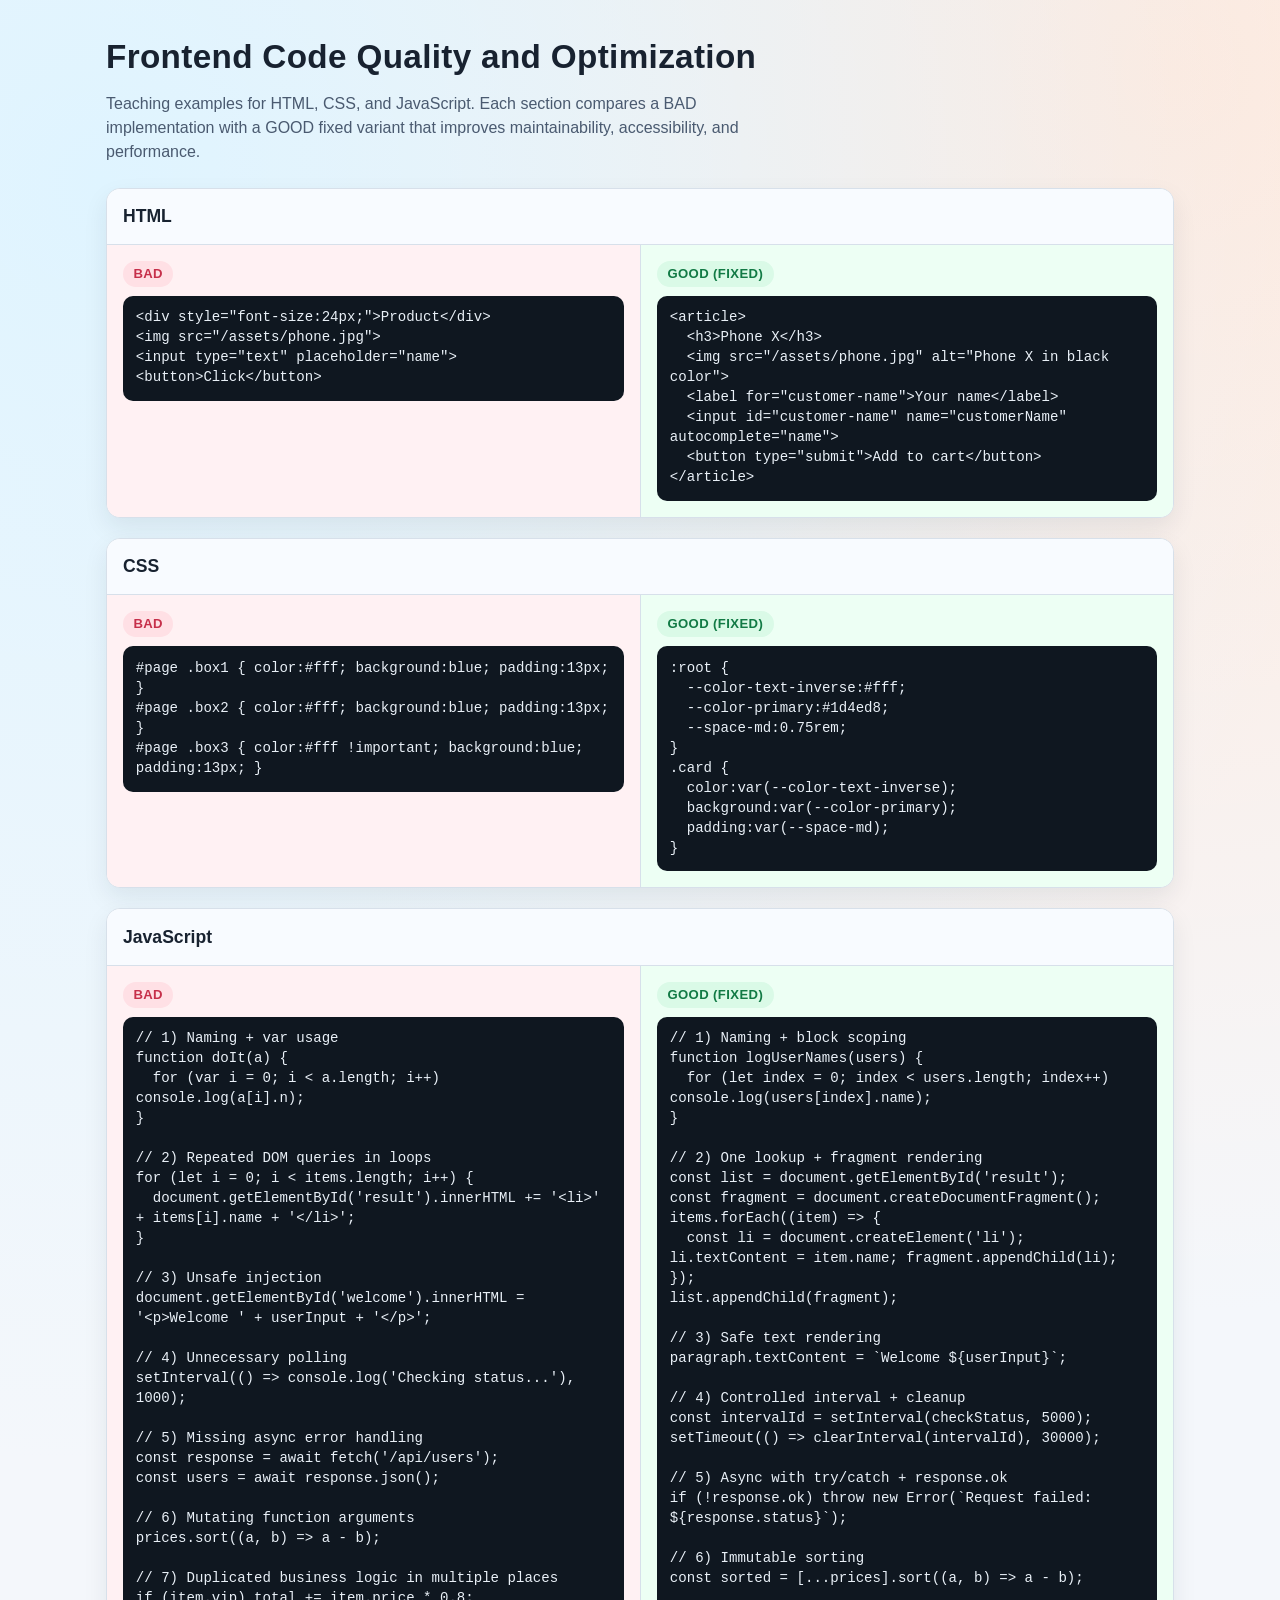
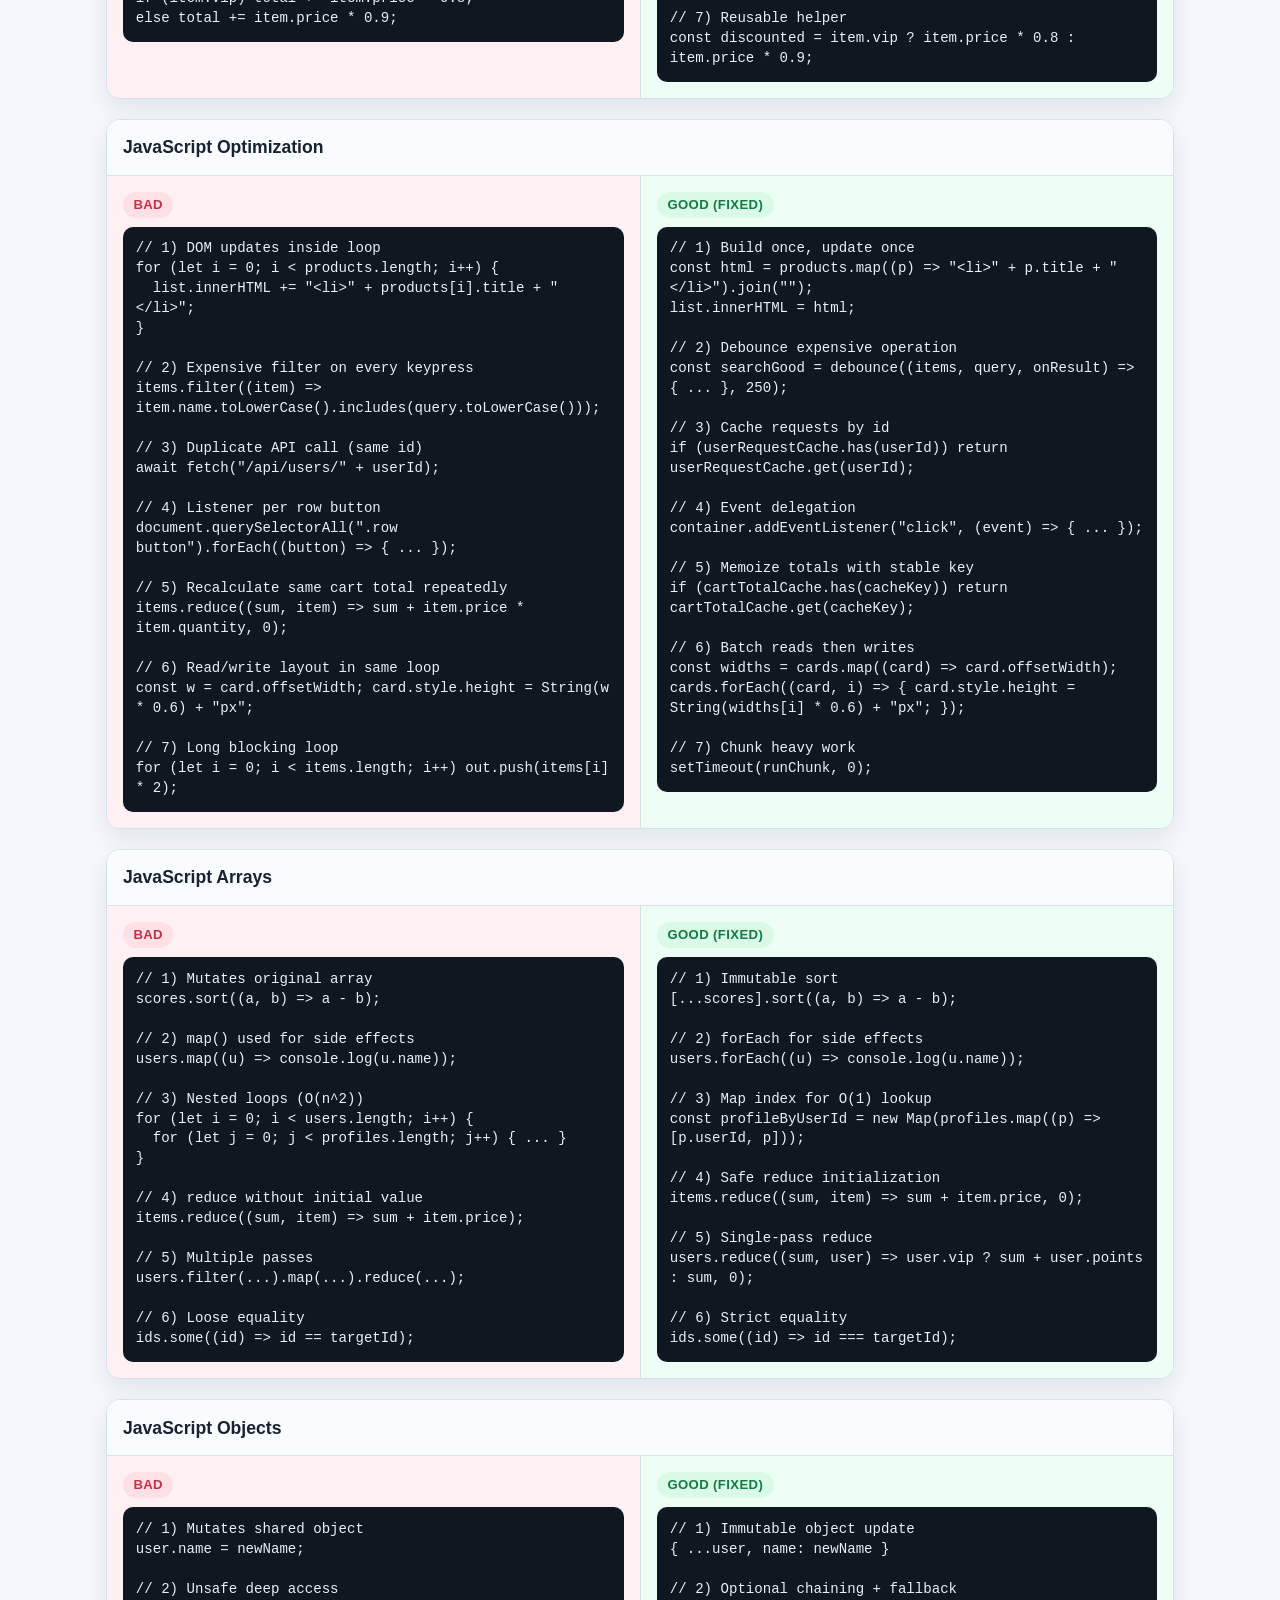
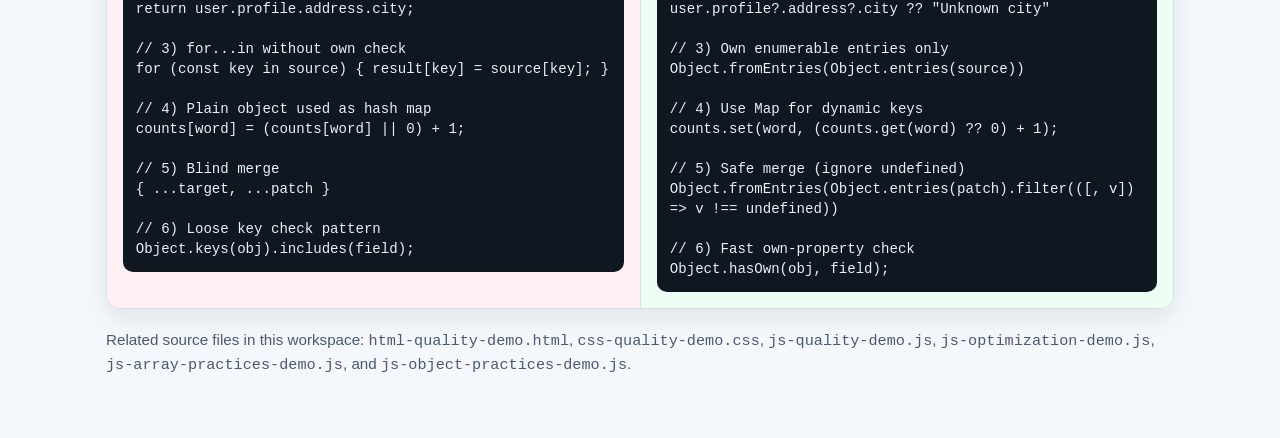
<file: index.html>
<!DOCTYPE html>
<html lang="en">
<head>
  <meta charset="UTF-8" />
  <meta name="viewport" content="width=device-width, initial-scale=1.0" />
  <title>Frontend Code Quality and Optimization Demos</title>
  <style>
    :root {
      --bg: #f4f7fb;
      --surface: #ffffff;
      --text: #182230;
      --muted: #4a5a70;
      --bad: #c62f4a;
      --bad-bg: #fff1f3;
      --good: #127a45;
      --good-bg: #edfff4;
      --border: #d7e0ea;
      --shadow: 0 10px 24px rgba(16, 33, 52, 0.08);
      --radius: 14px;
    }

    * {
      box-sizing: border-box;
    }

    body {
      margin: 0;
      font-family: "Segoe UI", "Helvetica Neue", sans-serif;
      color: var(--text);
      background:
        radial-gradient(circle at 8% 5%, #dff4ff 0%, transparent 35%),
        radial-gradient(circle at 92% 2%, #ffe9dd 0%, transparent 33%),
        var(--bg);
      line-height: 1.5;
    }

    .page {
      max-width: 1100px;
      margin: 0 auto;
      padding: 2rem 1rem 3rem;
    }

    header {
      margin-bottom: 1.5rem;
    }

    h1 {
      margin: 0;
      font-size: clamp(1.6rem, 2.6vw, 2.4rem);
      letter-spacing: 0.01em;
    }

    .subtitle {
      margin-top: 0.6rem;
      color: var(--muted);
      max-width: 72ch;
    }

    .topic {
      background: var(--surface);
      border: 1px solid var(--border);
      border-radius: var(--radius);
      box-shadow: var(--shadow);
      margin-top: 1.25rem;
      overflow: hidden;
    }

    .topic h2 {
      margin: 0;
      padding: 0.9rem 1rem;
      border-bottom: 1px solid var(--border);
      font-size: 1.1rem;
      background: #f8fbff;
    }

    .grid {
      display: grid;
      grid-template-columns: 1fr;
      gap: 0;
    }

    .panel {
      padding: 1rem;
      border-top: 1px solid var(--border);
    }

    .panel:first-child {
      border-top: 0;
    }

    .panel.bad {
      background: var(--bad-bg);
    }

    .panel.good {
      background: var(--good-bg);
    }

    .label {
      display: inline-block;
      font-weight: 700;
      font-size: 0.82rem;
      letter-spacing: 0.03em;
      text-transform: uppercase;
      border-radius: 999px;
      padding: 0.2rem 0.65rem;
      margin-bottom: 0.55rem;
    }

    .bad .label {
      color: var(--bad);
      background: #ffe0e5;
    }

    .good .label {
      color: var(--good);
      background: #dafae7;
    }

    pre {
      margin: 0;
      white-space: pre-wrap;
      background: #0f1720;
      color: #e9f0f7;
      border-radius: 10px;
      padding: 0.8rem;
      overflow-x: auto;
      font-size: 0.88rem;
      line-height: 1.42;
    }

    .footnote {
      margin-top: 1.25rem;
      color: var(--muted);
      font-size: 0.95rem;
    }

    @media (min-width: 880px) {
      .grid {
        grid-template-columns: 1fr 1fr;
      }

      .panel {
        border-top: 0;
      }

      .panel + .panel {
        border-left: 1px solid var(--border);
      }
    }
  </style>
</head>
<body>
  <main class="page">
    <header>
      <h1>Frontend Code Quality and Optimization</h1>
      <p class="subtitle">
        Teaching examples for HTML, CSS, and JavaScript. Each section compares a BAD implementation
        with a GOOD fixed variant that improves maintainability, accessibility, and performance.
      </p>
    </header>

    <section class="topic">
      <h2>HTML</h2>
      <div class="grid">
        <article class="panel bad">
          <span class="label">Bad</span>
          <pre><code>&lt;div style="font-size:24px;"&gt;Product&lt;/div&gt;
&lt;img src="/assets/phone.jpg"&gt;
&lt;input type="text" placeholder="name"&gt;
&lt;button&gt;Click&lt;/button&gt;</code></pre>
        </article>
        <article class="panel good">
          <span class="label">Good (Fixed)</span>
          <pre><code>&lt;article&gt;
  &lt;h3&gt;Phone X&lt;/h3&gt;
  &lt;img src="/assets/phone.jpg" alt="Phone X in black color"&gt;
  &lt;label for="customer-name"&gt;Your name&lt;/label&gt;
  &lt;input id="customer-name" name="customerName" autocomplete="name"&gt;
  &lt;button type="submit"&gt;Add to cart&lt;/button&gt;
&lt;/article&gt;</code></pre>
        </article>
      </div>
    </section>

    <section class="topic">
      <h2>CSS</h2>
      <div class="grid">
        <article class="panel bad">
          <span class="label">Bad</span>
          <pre><code>#page .box1 { color:#fff; background:blue; padding:13px; }
#page .box2 { color:#fff; background:blue; padding:13px; }
#page .box3 { color:#fff !important; background:blue; padding:13px; }</code></pre>
        </article>
        <article class="panel good">
          <span class="label">Good (Fixed)</span>
          <pre><code>:root {
  --color-text-inverse:#fff;
  --color-primary:#1d4ed8;
  --space-md:0.75rem;
}
.card {
  color:var(--color-text-inverse);
  background:var(--color-primary);
  padding:var(--space-md);
}</code></pre>
        </article>
      </div>
    </section>

    <section class="topic">
      <h2>JavaScript</h2>
      <div class="grid">
        <article class="panel bad">
          <span class="label">Bad</span>
          <pre><code>// 1) Naming + var usage
function doIt(a) {
  for (var i = 0; i &lt; a.length; i++) console.log(a[i].n);
}

// 2) Repeated DOM queries in loops
for (let i = 0; i &lt; items.length; i++) {
  document.getElementById('result').innerHTML += '&lt;li&gt;' + items[i].name + '&lt;/li&gt;';
}

// 3) Unsafe injection
document.getElementById('welcome').innerHTML = '&lt;p&gt;Welcome ' + userInput + '&lt;/p&gt;';

// 4) Unnecessary polling
setInterval(() =&gt; console.log('Checking status...'), 1000);

// 5) Missing async error handling
const response = await fetch('/api/users');
const users = await response.json();

// 6) Mutating function arguments
prices.sort((a, b) =&gt; a - b);

// 7) Duplicated business logic in multiple places
if (item.vip) total += item.price * 0.8;
else total += item.price * 0.9;</code></pre>
        </article>
        <article class="panel good">
          <span class="label">Good (Fixed)</span>
          <pre><code>// 1) Naming + block scoping
function logUserNames(users) {
  for (let index = 0; index &lt; users.length; index++) console.log(users[index].name);
}

// 2) One lookup + fragment rendering
const list = document.getElementById('result');
const fragment = document.createDocumentFragment();
items.forEach((item) =&gt; {
  const li = document.createElement('li'); li.textContent = item.name; fragment.appendChild(li);
});
list.appendChild(fragment);

// 3) Safe text rendering
paragraph.textContent = `Welcome ${userInput}`;

// 4) Controlled interval + cleanup
const intervalId = setInterval(checkStatus, 5000);
setTimeout(() =&gt; clearInterval(intervalId), 30000);

// 5) Async with try/catch + response.ok
if (!response.ok) throw new Error(`Request failed: ${response.status}`);

// 6) Immutable sorting
const sorted = [...prices].sort((a, b) =&gt; a - b);

// 7) Reusable helper
const discounted = item.vip ? item.price * 0.8 : item.price * 0.9;</code></pre>
        </article>
      </div>
    </section>

    <section class="topic">
      <h2>JavaScript Optimization</h2>
      <div class="grid">
        <article class="panel bad">
          <span class="label">Bad</span>
          <pre><code>// 1) DOM updates inside loop
for (let i = 0; i &lt; products.length; i++) {
  list.innerHTML += "&lt;li&gt;" + products[i].title + "&lt;/li&gt;";
}

// 2) Expensive filter on every keypress
items.filter((item) =&gt; item.name.toLowerCase().includes(query.toLowerCase()));

// 3) Duplicate API call (same id)
await fetch("/api/users/" + userId);

// 4) Listener per row button
document.querySelectorAll(".row button").forEach((button) =&gt; { ... });

// 5) Recalculate same cart total repeatedly
items.reduce((sum, item) =&gt; sum + item.price * item.quantity, 0);

// 6) Read/write layout in same loop
const w = card.offsetWidth; card.style.height = String(w * 0.6) + "px";

// 7) Long blocking loop
for (let i = 0; i &lt; items.length; i++) out.push(items[i] * 2);</code></pre>
        </article>
        <article class="panel good">
          <span class="label">Good (Fixed)</span>
          <pre><code>// 1) Build once, update once
const html = products.map((p) =&gt; "&lt;li&gt;" + p.title + "&lt;/li&gt;").join("");
list.innerHTML = html;

// 2) Debounce expensive operation
const searchGood = debounce((items, query, onResult) =&gt; { ... }, 250);

// 3) Cache requests by id
if (userRequestCache.has(userId)) return userRequestCache.get(userId);

// 4) Event delegation
container.addEventListener("click", (event) =&gt; { ... });

// 5) Memoize totals with stable key
if (cartTotalCache.has(cacheKey)) return cartTotalCache.get(cacheKey);

// 6) Batch reads then writes
const widths = cards.map((card) =&gt; card.offsetWidth);
cards.forEach((card, i) =&gt; { card.style.height = String(widths[i] * 0.6) + "px"; });

// 7) Chunk heavy work
setTimeout(runChunk, 0);</code></pre>
        </article>
      </div>
    </section>

    <section class="topic">
      <h2>JavaScript Arrays</h2>
      <div class="grid">
        <article class="panel bad">
          <span class="label">Bad</span>
          <pre><code>// 1) Mutates original array
scores.sort((a, b) =&gt; a - b);

// 2) map() used for side effects
users.map((u) =&gt; console.log(u.name));

// 3) Nested loops (O(n^2))
for (let i = 0; i &lt; users.length; i++) {
  for (let j = 0; j &lt; profiles.length; j++) { ... }
}

// 4) reduce without initial value
items.reduce((sum, item) =&gt; sum + item.price);

// 5) Multiple passes
users.filter(...).map(...).reduce(...);

// 6) Loose equality
ids.some((id) =&gt; id == targetId);</code></pre>
        </article>
        <article class="panel good">
          <span class="label">Good (Fixed)</span>
          <pre><code>// 1) Immutable sort
[...scores].sort((a, b) =&gt; a - b);

// 2) forEach for side effects
users.forEach((u) =&gt; console.log(u.name));

// 3) Map index for O(1) lookup
const profileByUserId = new Map(profiles.map((p) =&gt; [p.userId, p]));

// 4) Safe reduce initialization
items.reduce((sum, item) =&gt; sum + item.price, 0);

// 5) Single-pass reduce
users.reduce((sum, user) =&gt; user.vip ? sum + user.points : sum, 0);

// 6) Strict equality
ids.some((id) =&gt; id === targetId);</code></pre>
        </article>
      </div>
    </section>

    <section class="topic">
      <h2>JavaScript Objects</h2>
      <div class="grid">
        <article class="panel bad">
          <span class="label">Bad</span>
          <pre><code>// 1) Mutates shared object
user.name = newName;

// 2) Unsafe deep access
return user.profile.address.city;

// 3) for...in without own check
for (const key in source) { result[key] = source[key]; }

// 4) Plain object used as hash map
counts[word] = (counts[word] || 0) + 1;

// 5) Blind merge
{ ...target, ...patch }

// 6) Loose key check pattern
Object.keys(obj).includes(field);</code></pre>
        </article>
        <article class="panel good">
          <span class="label">Good (Fixed)</span>
          <pre><code>// 1) Immutable object update
{ ...user, name: newName }

// 2) Optional chaining + fallback
user.profile?.address?.city ?? "Unknown city"

// 3) Own enumerable entries only
Object.fromEntries(Object.entries(source))

// 4) Use Map for dynamic keys
counts.set(word, (counts.get(word) ?? 0) + 1);

// 5) Safe merge (ignore undefined)
Object.fromEntries(Object.entries(patch).filter(([, v]) =&gt; v !== undefined))

// 6) Fast own-property check
Object.hasOwn(obj, field);</code></pre>
        </article>
      </div>
    </section>

    <p class="footnote">
      Related source files in this workspace: <code>html-quality-demo.html</code>, <code>css-quality-demo.css</code>, <code>js-quality-demo.js</code>, <code>js-optimization-demo.js</code>, <code>js-array-practices-demo.js</code>, and <code>js-object-practices-demo.js</code>.
    </p>
  </main>
</body>
</html>
</file>
